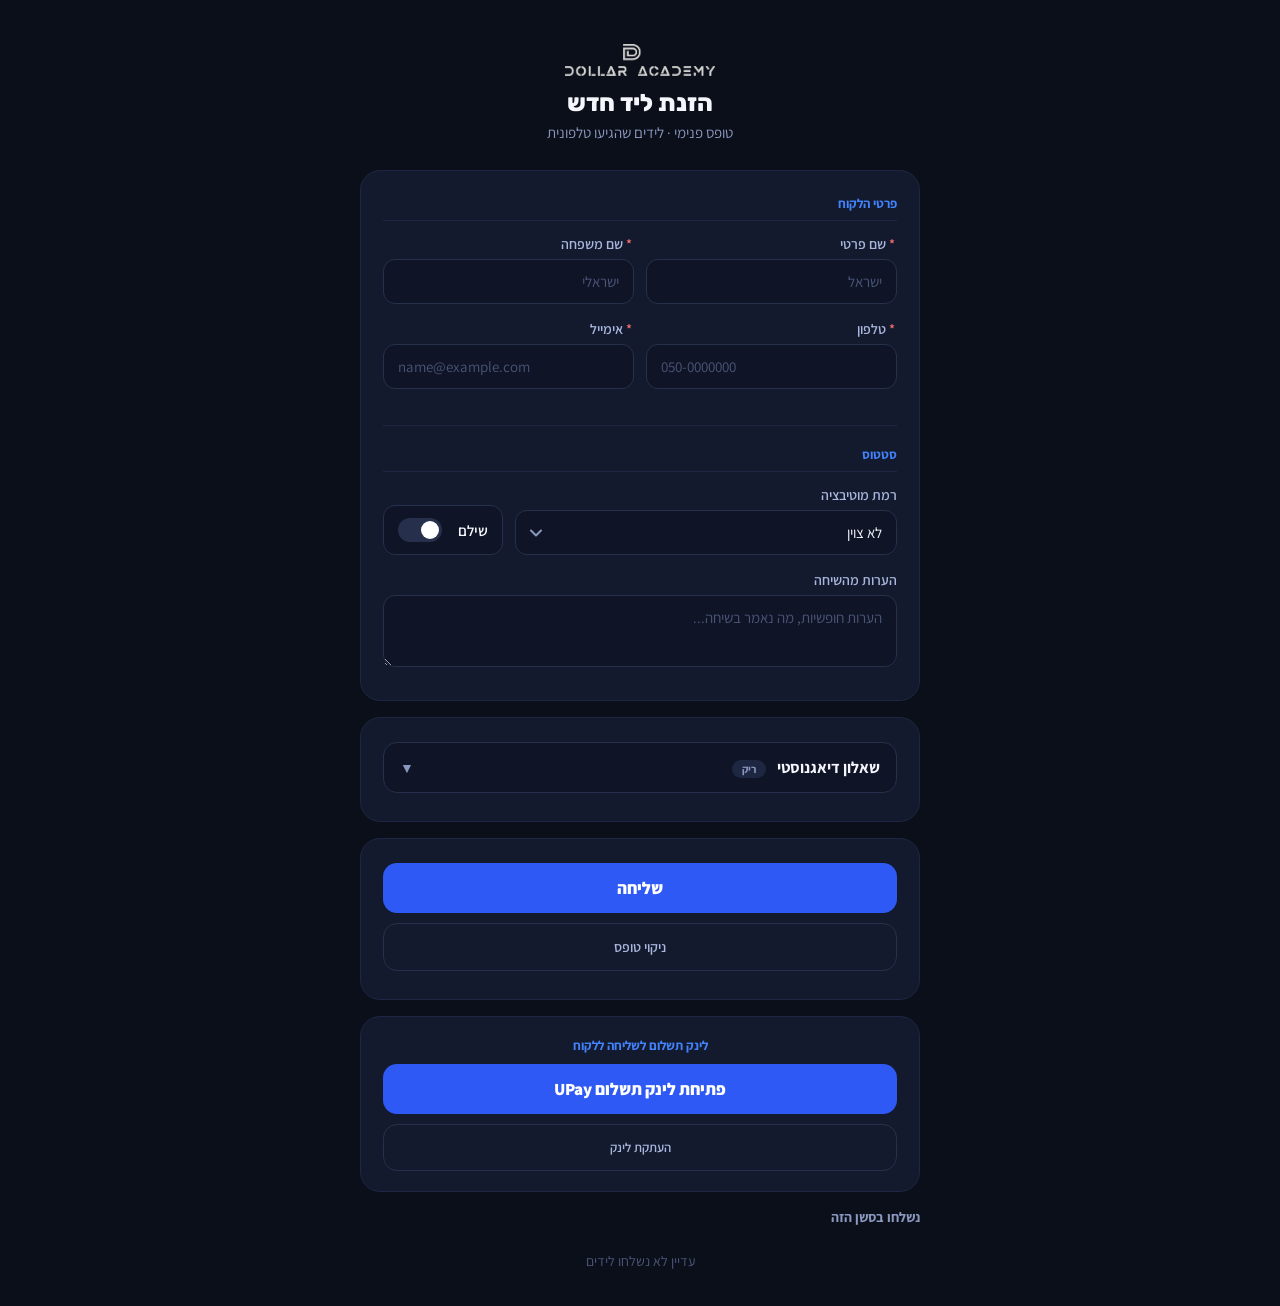
<file: team/index.html>
<!DOCTYPE html>
<html lang="he" dir="rtl">
<head>
<meta charset="UTF-8">
<meta name="viewport" content="width=device-width, initial-scale=1.0">
<title>Dollar Academy · הזנת ליד</title>
<link rel="preconnect" href="https://fonts.googleapis.com">
<link href="https://fonts.googleapis.com/css2?family=Assistant:wght@400;600;700;800&family=Rubik:wght@700;800&display=swap" rel="stylesheet">
<style>
*{box-sizing:border-box;margin:0;padding:0}
body{font-family:'Assistant',sans-serif;background:#0B0F1A;color:#F4F6FC;min-height:100vh;padding:20px}
.wrap{max-width:560px;margin:0 auto}
.logo{text-align:center;padding:24px 0 8px}
.logo img{height:32px;opacity:.85}
h1{text-align:center;font-family:'Rubik',sans-serif;font-weight:800;font-size:24px;margin:0 0 6px;color:#F4F6FC}
.sub{text-align:center;font-size:15px;color:#8A97BE;margin-bottom:28px}
.card{background:#141A2E;border:1px solid #1E2742;border-radius:20px;padding:24px 22px 28px;margin-bottom:16px}
.section-title{font-size:13px;font-weight:700;color:#4282FA;margin-bottom:14px;padding-bottom:8px;border-bottom:1px solid #1E2742}
.field{margin-bottom:16px}
.field:last-child{margin-bottom:0}
label{display:block;font-size:14px;font-weight:600;color:#A9B7DE;margin-bottom:6px}
label .req{color:#F87171;margin-right:2px}
input,select,textarea{width:100%;padding:12px 14px;border-radius:12px;border:1px solid #26304D;background:#0F1426;color:#F4F6FC;font-family:'Assistant',sans-serif;font-size:15px;outline:none;transition:border-color .2s}
input:focus,select:focus,textarea:focus{border-color:#2E59F4}
input::placeholder,textarea::placeholder{color:#4A5578}
select{appearance:none;background-image:url("data:image/svg+xml,%3Csvg width='12' height='8' viewBox='0 0 12 8' fill='none' xmlns='http://www.w3.org/2000/svg'%3E%3Cpath d='M1 1.5L6 6.5L11 1.5' stroke='%238A97BE' stroke-width='2' stroke-linecap='round' stroke-linejoin='round'/%3E%3C/svg%3E");background-repeat:no-repeat;background-position:left 14px center;padding-left:36px;cursor:pointer}
select option{background:#141A2E;color:#F4F6FC}
textarea{resize:vertical;min-height:72px}
.row{display:flex;gap:12px}
.row .field{flex:1}
.toggle-row{display:flex;align-items:center;justify-content:space-between;padding:12px 14px;border-radius:12px;background:#0F1426;border:1px solid #26304D;cursor:pointer;user-select:none}
.toggle-row span{font-size:15px;font-weight:600}
.toggle{width:44px;height:24px;border-radius:12px;background:#26304D;position:relative;transition:background .2s;flex-shrink:0}
.toggle.on{background:#2E59F4}
.toggle::after{content:'';position:absolute;top:3px;right:3px;width:18px;height:18px;border-radius:50%;background:#fff;transition:transform .2s}
.toggle.on::after{transform:translateX(-20px)}
.divider{height:1px;background:#1E2742;margin:20px 0}
.btn{width:100%;padding:14px;border:none;border-radius:14px;font-family:'Assistant',sans-serif;font-size:17px;font-weight:800;cursor:pointer;transition:all .2s}
.btn-primary{background:#2E59F4;color:#fff}
.btn-primary:hover{background:#4270FF}
.btn-primary:active{transform:scale(.98)}
.btn-primary:disabled{background:#26304D;color:#6B7BA0;cursor:not-allowed;transform:none}
.btn-reset{background:transparent;border:1px solid #26304D;color:#A9B7DE;margin-top:10px;font-size:14px;font-weight:600}
.btn-reset:hover{border-color:#4282FA;color:#F4F6FC}
.toast{position:fixed;bottom:24px;left:50%;transform:translateX(-50%);padding:14px 28px;border-radius:14px;font-size:15px;font-weight:700;z-index:999;opacity:0;transition:opacity .3s;pointer-events:none;white-space:nowrap}
.toast.show{opacity:1}
.toast.ok{background:#166534;color:#4ADE80;border:1px solid #22C55E}
.toast.err{background:#7F1D1D;color:#FCA5A5;border:1px solid #EF4444}
.history{margin-top:4px}
.history h3{font-size:14px;font-weight:700;color:#8A97BE;margin-bottom:10px}
.history-item{padding:10px 14px;background:#0F1426;border:1px solid #1E2742;border-radius:12px;margin-bottom:8px;display:flex;justify-content:space-between;align-items:center;font-size:14px}
.history-item .name{font-weight:700;color:#F4F6FC}
.history-item .time{color:#6B7BA0;font-size:12px;direction:ltr}
.empty{text-align:center;color:#4A5578;font-size:14px;padding:16px 0}

.accordion-toggle{width:100%;display:flex;align-items:center;justify-content:space-between;padding:14px 16px;border-radius:14px;background:#0F1426;border:1px solid #26304D;cursor:pointer;color:#F4F6FC;font-family:'Assistant',sans-serif;font-size:16px;font-weight:700;transition:border-color .2s}
.accordion-toggle:hover{border-color:#2E59F4}
.accordion-toggle .arrow{transition:transform .25s;color:#8A97BE;font-size:14px}
.accordion-toggle.open .arrow{transform:rotate(180deg)}
.accordion-toggle .badge{font-size:11px;font-weight:700;padding:2px 10px;border-radius:999px;background:#1E2742;color:#8A97BE;margin-right:8px}
.accordion-toggle.has-data .badge{background:#166534;color:#4ADE80}
.accordion-body{max-height:0;overflow:hidden;transition:max-height .35s ease}
.accordion-body.open{max-height:4000px}
.accordion-inner{padding:16px 0 0}

.chips{display:flex;flex-wrap:wrap;gap:8px}
.chip{padding:7px 14px;border-radius:10px;background:#0F1426;border:1px solid #26304D;color:#A9B7DE;font-size:13px;font-weight:600;cursor:pointer;transition:all .15s;user-select:none}
.chip.on{background:#1a2a5c;border-color:#2E59F4;color:#F4F6FC}

.product-row{display:flex;gap:10px;margin-bottom:10px;align-items:center}
.product-row input:first-child{flex:2}
.product-row input:last-child{flex:1}

.type-section{display:none}
.type-section.visible{display:block}

.step-label{font-size:12px;font-weight:700;color:#2E59F4;background:#0F1426;display:inline-block;padding:3px 12px;border-radius:8px;margin-bottom:12px;border:1px solid #1E2742}

@media(max-width:480px){
  body{padding:12px}
  .card{padding:18px 16px 22px}
  .row{flex-direction:column;gap:0}
  h1{font-size:21px}
  .product-row{flex-direction:column;gap:8px}
}
</style>
</head>
<body>
<div class="wrap">
    <div class="logo"><img src="../public/assets/wordmark.png" alt="Dollar Academy"></div>
    <h1>הזנת ליד חדש</h1>
    <p class="sub">טופס פנימי · לידים שהגיעו טלפונית</p>

    <!-- CONTACT + BASIC -->
    <div class="card">
        <div class="section-title">פרטי הלקוח</div>
        <div class="row">
            <div class="field">
                <label><span class="req">*</span> שם פרטי</label>
                <input type="text" id="f-firstName" placeholder="ישראל" autocomplete="given-name">
            </div>
            <div class="field">
                <label><span class="req">*</span> שם משפחה</label>
                <input type="text" id="f-lastName" placeholder="ישראלי" autocomplete="family-name">
            </div>
        </div>
        <div class="row">
            <div class="field">
                <label><span class="req">*</span> טלפון</label>
                <input type="tel" id="f-phone" placeholder="050-0000000" autocomplete="off" dir="ltr">
            </div>
            <div class="field">
                <label><span class="req">*</span> אימייל</label>
                <input type="email" id="f-email" placeholder="name@example.com" autocomplete="off" dir="ltr">
            </div>
        </div>

        <div class="divider"></div>
        <div class="section-title">סטטוס</div>
        <div class="row">
            <div class="field">
                <label>רמת מוטיבציה</label>
                <select id="f-mot">
                    <option value="">לא צוין</option>
                    <option value="high">גבוהה</option>
                    <option value="medium">בינונית</option>
                    <option value="low">נמוכה</option>
                </select>
            </div>
            <div class="field" style="flex:0 0 auto;display:flex;align-items:flex-end;padding-bottom:16px">
                <div class="toggle-row" onclick="togglePaid()" style="min-width:120px">
                    <span>שילם</span>
                    <div class="toggle" id="f-paid"></div>
                </div>
            </div>
        </div>
        <div class="field">
            <label>הערות מהשיחה</label>
            <textarea id="f-notes" placeholder="הערות חופשיות, מה נאמר בשיחה..."></textarea>
        </div>
    </div>

    <!-- DIAGNOSTIC ACCORDION -->
    <div class="card" id="diagCard">
        <button type="button" class="accordion-toggle" id="diagToggle" onclick="toggleDiag()">
            <span>שאלון דיאגנוסטי <span class="badge" id="diagBadge">ריק</span></span>
            <span class="arrow">▼</span>
        </button>
        <div class="accordion-body" id="diagBody">
            <div class="accordion-inner">

                <!-- STEP 1: INTRO -->
                <div class="step-label">שלב 1 · העסק</div>
                <div class="row">
                    <div class="field">
                        <label>שלב העסק</label>
                        <select id="d-stage" onchange="onTypeChange()">
                            <option value="">—</option>
                            <option value="active">עסק פעיל</option>
                            <option value="idea">רעיון / עסק חדש</option>
                        </select>
                    </div>
                    <div class="field">
                        <label>מה מוכרים</label>
                        <select id="d-type" onchange="onTypeChange()">
                            <option value="">—</option>
                            <option value="physical">מוצר פיזי</option>
                            <option value="service">שירות / ייעוץ / קורס</option>
                            <option value="field">שירות בשטח</option>
                            <option value="software">תוכנה / אפליקציה</option>
                        </select>
                    </div>
                </div>
                <div class="field">
                    <label>העסק במשפט</label>
                    <input type="text" id="d-oneLiner" placeholder="מה מוכרים ולמי">
                </div>
                <div class="row">
                    <div class="field">
                        <label>כמה זמן פעיל</label>
                        <select id="d-years">
                            <option value="">—</option>
                            <option>פחות משנה</option>
                            <option>1–3 שנים</option>
                            <option>3–10 שנים</option>
                            <option>מעל 10 שנים</option>
                        </select>
                    </div>
                    <div class="field">
                        <label>כמה נמכרו</label>
                        <select id="d-sold">
                            <option value="">—</option>
                            <option>עד 100</option>
                            <option>100–1,000</option>
                            <option>1,000–10,000</option>
                            <option>מעל 10,000</option>
                        </select>
                    </div>
                </div>

                <div class="divider"></div>

                <!-- STEP 2: PRODUCTS -->
                <div class="step-label">שלב 2 · המוצרים</div>
                <div class="field">
                    <label>מוצרים / שירותים (שם + מחיר ב-₪)</label>
                    <div class="product-row">
                        <input type="text" id="d-p1-name" placeholder="שם המוצר">
                        <input type="text" id="d-p1-price" placeholder="מחיר" dir="ltr">
                    </div>
                    <div class="product-row">
                        <input type="text" id="d-p2-name" placeholder="מוצר 2 (אופציונלי)">
                        <input type="text" id="d-p2-price" placeholder="מחיר" dir="ltr">
                    </div>
                    <div class="product-row">
                        <input type="text" id="d-p3-name" placeholder="מוצר 3 (אופציונלי)">
                        <input type="text" id="d-p3-price" placeholder="מחיר" dir="ltr">
                    </div>
                </div>

                <div class="divider"></div>

                <!-- STEP 3: WHY / DIFFERENTIATION -->
                <div class="step-label">שלב 3 · הבידול</div>
                <div class="field">
                    <label>למה קונים ממנו</label>
                    <div class="chips" id="d-whyUs">
                        <span class="chip" onclick="toggleChip(this)">איכות וחומרים</span>
                        <span class="chip" onclick="toggleChip(this)">מחיר</span>
                        <span class="chip" onclick="toggleChip(this)">שירות אישי</span>
                        <span class="chip" onclick="toggleChip(this)">עיצוב</span>
                        <span class="chip" onclick="toggleChip(this)">חדשנות / פטנט</span>
                        <span class="chip" onclick="toggleChip(this)">מוניטין</span>
                        <span class="chip" onclick="toggleChip(this)">מהירות</span>
                        <span class="chip" onclick="toggleChip(this)">התאמה אישית</span>
                    </div>
                </div>
                <div class="field">
                    <label>הערת בידול</label>
                    <input type="text" id="d-whyNote" placeholder="משהו נוסף על הבידול שלהם">
                </div>
                <div class="field">
                    <label>מתחרים שמכיר</label>
                    <input type="text" id="d-competitors" placeholder="שמות או אתרים, מופרדים בפסיקים">
                </div>

                <div class="divider"></div>

                <!-- STEP 4: NUMBERS -->
                <div class="step-label">שלב 4 · המספרים</div>
                <div class="row">
                    <div class="field">
                        <label>מחזור חודשי</label>
                        <select id="d-revenue">
                            <option value="">—</option>
                            <option>עד 50 אלף ₪</option>
                            <option>50–150 אלף ₪</option>
                            <option>150–500 אלף ₪</option>
                            <option>מעל 500 אלף ₪</option>
                            <option>מעדיפים לא לציין</option>
                        </select>
                    </div>
                    <div class="field">
                        <label>רווחיות</label>
                        <select id="d-margin">
                            <option value="">—</option>
                            <option>פחות מ-20%</option>
                            <option>20–40%</option>
                            <option>40–60%</option>
                            <option>מעל 60%</option>
                            <option>לא בטוחים</option>
                        </select>
                    </div>
                </div>
                <div class="field">
                    <label>מקורות לקוחות</label>
                    <div class="chips" id="d-sources">
                        <span class="chip" onclick="toggleChip(this)">המלצות</span>
                        <span class="chip" onclick="toggleChip(this)">מודעות ממומנות</span>
                        <span class="chip" onclick="toggleChip(this)">גוגל</span>
                        <span class="chip" onclick="toggleChip(this)">רשתות חברתיות</span>
                        <span class="chip" onclick="toggleChip(this)">חנויות / מפיצים</span>
                        <span class="chip" onclick="toggleChip(this)">אתר</span>
                        <span class="chip" onclick="toggleChip(this)">וואטסאפ / טלפון</span>
                    </div>
                </div>
                <div class="row">
                    <div class="field">
                        <label>הוצאות פרסום חודשיות</label>
                        <select id="d-adSpend">
                            <option value="">—</option>
                            <option>לא מפרסמים</option>
                            <option>עד 5,000 ₪</option>
                            <option>5,000–20,000 ₪</option>
                            <option>20,000–50,000 ₪</option>
                            <option>מעל 50,000 ₪</option>
                        </select>
                    </div>
                    <div class="field">
                        <label>מה זה מביא</label>
                        <input type="text" id="d-adResult" placeholder="פניות, מכירות...">
                    </div>
                </div>

                <div class="divider"></div>

                <!-- TYPE-SPECIFIC: PHYSICAL -->
                <div class="type-section" id="sec-physical">
                    <div class="step-label">מוצר פיזי</div>
                    <div class="row">
                        <div class="field">
                            <label>עלות ייצור ליחידה</label>
                            <input type="text" id="d-unitCost" placeholder="₪" dir="ltr">
                        </div>
                        <div class="field">
                            <label>איפה מייצרים</label>
                            <select id="d-madeWhere">
                                <option value="">—</option>
                                <option>בישראל</option>
                                <option>במזרח אסיה</option>
                                <option>באירופה</option>
                                <option>במקום אחר</option>
                            </select>
                        </div>
                    </div>
                    <div class="row">
                        <div class="field">
                            <label>קיבולת ייצור / חודש</label>
                            <select id="d-capacity">
                                <option value="">—</option>
                                <option>עד 100</option>
                                <option>100–1,000</option>
                                <option>1,000–10,000</option>
                                <option>מעל 10,000</option>
                            </select>
                        </div>
                        <div class="field">
                            <label>החזרות / אחריות</label>
                            <select id="d-returns">
                                <option value="">—</option>
                                <option>כמעט אין</option>
                                <option>עד 5%</option>
                                <option>יותר מ-5%</option>
                                <option>לא יודעים</option>
                            </select>
                        </div>
                    </div>
                    <div class="field">
                        <label>מידות ומשקל באריזה</label>
                        <input type="text" id="d-dims" placeholder="למשל: 30x20x10 ס״מ, 2 ק״ג">
                    </div>
                    <div class="field">
                        <label>הרכבה / התקנה</label>
                        <select id="d-install">
                            <option value="">—</option>
                            <option value="self">הלקוח מרכיב לבד</option>
                            <option value="install">צריך התקנה</option>
                        </select>
                    </div>
                    <div class="divider"></div>
                </div>

                <!-- TYPE-SPECIFIC: SERVICE -->
                <div class="type-section" id="sec-service">
                    <div class="step-label">שירות / ייעוץ</div>
                    <div class="field">
                        <label>אפשר מרחוק?</label>
                        <select id="d-remote">
                            <option value="">—</option>
                            <option>מרחוק לגמרי</option>
                            <option>חייבים להגיע</option>
                            <option>משולב</option>
                        </select>
                    </div>
                    <div class="field">
                        <label>תהליך מכירה</label>
                        <textarea id="d-salesProcess" placeholder="איך מגיעים מליד למכירה" style="min-height:60px"></textarea>
                    </div>
                    <div class="divider"></div>
                </div>

                <!-- TYPE-SPECIFIC: FIELD -->
                <div class="type-section" id="sec-field">
                    <div class="step-label">שירות בשטח</div>
                    <div class="field">
                        <label>מה צריך לתת את השירות</label>
                        <div class="chips" id="d-fieldNeeds">
                            <span class="chip" onclick="toggleChip(this)">רישיון מקצועי</span>
                            <span class="chip" onclick="toggleChip(this)">ביטוח</span>
                            <span class="chip" onclick="toggleChip(this)">עובדים בשטח</span>
                            <span class="chip" onclick="toggleChip(this)">ציוד</span>
                            <span class="chip" onclick="toggleChip(this)">רכב</span>
                        </div>
                    </div>
                    <div class="divider"></div>
                </div>

                <!-- TYPE-SPECIFIC: SOFTWARE -->
                <div class="type-section" id="sec-software">
                    <div class="step-label">תוכנה / אפליקציה</div>
                    <div class="row">
                        <div class="field">
                            <label>שלב המוצר</label>
                            <select id="d-swStage">
                                <option value="">—</option>
                                <option>בפיתוח</option>
                                <option>יש משתמשים</option>
                                <option>יש משלמים</option>
                            </select>
                        </div>
                        <div class="field">
                            <label>מודל גבייה</label>
                            <select id="d-billing">
                                <option value="">—</option>
                                <option>מנוי</option>
                                <option>תשלום חד-פעמי</option>
                                <option>לפי שימוש</option>
                                <option>עוד לא החלטנו</option>
                            </select>
                        </div>
                    </div>
                    <div class="divider"></div>
                </div>

                <!-- STEP 5: DECISION -->
                <div class="step-label">שלב 5 · ההחלטה</div>
                <div class="field">
                    <label>מטרה בארה״ב</label>
                    <input type="text" id="d-usGoal" placeholder="מה הכי חשוב להשיג בשנה הקרובה">
                </div>
                <div class="row">
                    <div class="field">
                        <label>טיימליין</label>
                        <select id="d-timeline">
                            <option value="">—</option>
                            <option>מיד</option>
                            <option>תוך 3 חודשים</option>
                            <option>תוך חצי שנה</option>
                            <option>עוד לא יודעים</option>
                        </select>
                    </div>
                    <div class="field">
                        <label>איך רוצה לעשות את זה</label>
                        <select id="d-mode">
                            <option value="">—</option>
                            <option value="self">לבד — ילמדו אותי</option>
                            <option value="pros">לבד + אנשי מקצוע</option>
                            <option value="dfy">שיעשו בשבילי הכול</option>
                        </select>
                    </div>
                </div>

            </div>
        </div>
    </div>

    <!-- SUBMIT -->
    <div class="card">
        <button class="btn btn-primary" id="submitBtn" onclick="submitLead()">שליחה</button>
        <button class="btn btn-reset" onclick="resetForm()">ניקוי טופס</button>
    </div>

    <!-- UPAY LINK -->
    <div class="card" style="text-align:center;padding:20px 22px">
        <div style="font-size:13px;font-weight:700;color:#4282FA;margin-bottom:10px">לינק תשלום לשליחה ללקוח</div>
        <a href="https://app.upay.co.il/API6/s.php?m=UFI1WUFlcjdMZUJ4RUNiMFB1WUl1QT09" target="_blank" rel="noopener"
           class="btn btn-primary" style="display:block;text-decoration:none;text-align:center;margin-bottom:10px">
            פתיחת לינק תשלום UPay
        </a>
        <button class="btn btn-reset" style="margin-top:0;font-size:13px" onclick="copyUpay()">העתקת לינק</button>
    </div>

    <div class="history" id="historySection">
        <h3>נשלחו בסשן הזה</h3>
        <div id="historyList"><p class="empty">עדיין לא נשלחו לידים</p></div>
    </div>
</div>

<div class="toast" id="toast"></div>

<script>
const SHEETS_WEBHOOK = 'https://script.google.com/macros/s/AKfycbwbYJGUzb-noeYcFB9VSe2C1ycTpB7uN8z5jkBXiGbEXG_McKLLnkwNGQWtVAtjpYzDeA/exec';
let paid = false;
let diagOpen = false;
const sent = [];

function copyUpay() {
    navigator.clipboard.writeText('https://app.upay.co.il/API6/s.php?m=UFI1WUFlcjdMZUJ4RUNiMFB1WUl1QT09');
    showToast('הלינק הועתק!', 'ok');
}

function togglePaid() {
    paid = !paid;
    document.getElementById('f-paid').classList.toggle('on', paid);
}

function toggleDiag() {
    diagOpen = !diagOpen;
    document.getElementById('diagBody').classList.toggle('open', diagOpen);
    document.getElementById('diagToggle').classList.toggle('open', diagOpen);
}

function toggleChip(el) {
    el.classList.toggle('on');
    updateDiagBadge();
}

function getChips(containerId) {
    return Array.from(document.querySelectorAll('#' + containerId + ' .chip.on')).map(c => c.textContent);
}

function onTypeChange() {
    const t = val('d-type');
    ['physical','service','field','software'].forEach(s => {
        document.getElementById('sec-' + s).classList.toggle('visible', t === s);
    });
    updateDiagBadge();
}

function val(id) { return document.getElementById(id).value.trim(); }

function showToast(msg, type) {
    const t = document.getElementById('toast');
    t.textContent = msg;
    t.className = 'toast show ' + type;
    setTimeout(() => t.className = 'toast', 3000);
}

function countDiagFields() {
    let n = 0;
    ['d-stage','d-type','d-oneLiner','d-years','d-sold','d-revenue','d-margin','d-adSpend','d-adResult',
     'd-unitCost','d-madeWhere','d-capacity','d-returns','d-dims','d-install','d-remote','d-salesProcess',
     'd-swStage','d-billing','d-usGoal','d-timeline','d-mode','d-whyNote','d-competitors',
     'd-p1-name','d-p2-name','d-p3-name'].forEach(id => { if (val(id)) n++; });
    n += getChips('d-whyUs').length > 0 ? 1 : 0;
    n += getChips('d-sources').length > 0 ? 1 : 0;
    n += getChips('d-fieldNeeds').length > 0 ? 1 : 0;
    return n;
}

function updateDiagBadge() {
    const n = countDiagFields();
    const badge = document.getElementById('diagBadge');
    const toggle = document.getElementById('diagToggle');
    badge.textContent = n > 0 ? n + ' שדות' : 'ריק';
    toggle.classList.toggle('has-data', n > 0);
}

document.getElementById('diagCard').addEventListener('input', updateDiagBadge);
document.getElementById('diagCard').addEventListener('change', updateDiagBadge);

function buildDiagAnswers() {
    const d = {};
    const set = (k, v) => { if (v) d[k] = v; };

    set('stage', val('d-stage'));
    set('type', val('d-type'));
    set('oneLiner', val('d-oneLiner'));
    set('yearsActive', val('d-years'));
    set('soldCount', val('d-sold'));

    const products = [];
    for (let i = 1; i <= 3; i++) {
        const name = val('d-p' + i + '-name');
        if (name) products.push({ name, price: val('d-p' + i + '-price') || null });
    }
    if (products.length) d.topProducts = products;

    const whyUs = getChips('d-whyUs');
    if (whyUs.length) d.whyUs = whyUs;
    set('whyNote', val('d-whyNote'));
    const comp = val('d-competitors');
    if (comp) d.competitors = comp.split(/[,،]/).map(s => s.trim()).filter(Boolean);

    set('monthlyRevenue', val('d-revenue'));
    set('margin', val('d-margin'));
    const sources = getChips('d-sources');
    if (sources.length) d.sources = sources;
    set('adSpend', val('d-adSpend'));
    set('adResult', val('d-adResult'));

    const t = val('d-type');
    if (t === 'physical') {
        set('unitCost', val('d-unitCost'));
        set('madeWhere', val('d-madeWhere'));
        set('capacity', val('d-capacity'));
        set('returns', val('d-returns'));
        set('dims', val('d-dims'));
        set('install', val('d-install'));
    }
    if (t === 'service') {
        set('remote', val('d-remote'));
        set('salesProcess', val('d-salesProcess'));
    }
    if (t === 'field') {
        const fn = getChips('d-fieldNeeds');
        if (fn.length) d.fieldNeeds = fn;
    }
    if (t === 'software') {
        set('swStage', val('d-swStage'));
        set('billing', val('d-billing'));
    }

    set('usGoal', val('d-usGoal'));
    set('timeline', val('d-timeline'));
    set('mode', val('d-mode'));

    return Object.keys(d).length ? d : null;
}

function submitLead() {
    const firstName = val('f-firstName');
    const lastName = val('f-lastName');
    const phone = val('f-phone').replace(/\D/g, '');
    const email = val('f-email');

    if (!firstName) { showToast('חסר שם פרטי', 'err'); return; }
    if (!lastName) { showToast('חסר שם משפחה', 'err'); return; }
    if (!phone || phone.length < 9) { showToast('טלפון לא תקין', 'err'); return; }
    if (!email || !email.includes('@')) { showToast('אימייל לא תקין', 'err'); return; }

    const btn = document.getElementById('submitBtn');
    btn.disabled = true;
    btn.textContent = 'שולח...';

    const diagAnswers = buildDiagAnswers();

    const payload = {
        firstName: firstName,
        lastName: lastName,
        phone: phone,
        email: email,
        businessType: val('d-type') || '',
        businessDesc: val('d-oneLiner') || '',
        revenue: val('d-revenue') || '',
        motivation: val('f-mot') || '',
        stage: paid ? 'paid' : 'diagnostic',
        event: 'manual-entry',
        notes: val('f-notes') || '',
        source: 'team-form'
    };
    if (diagAnswers) payload.diagAnswers = diagAnswers;

    const params = new URLSearchParams();
    Object.entries(payload).forEach(([k, v]) => {
        params.append(k, typeof v === 'object' ? JSON.stringify(v) : String(v != null ? v : ''));
    });

    fetch(SHEETS_WEBHOOK, {
        method: 'POST',
        mode: 'no-cors',
        body: params
    }).then(() => {
        showToast('הליד נשלח בהצלחה', 'ok');
        addToHistory(firstName + ' ' + lastName, phone);
        resetForm();
    }).catch(() => {
        showToast('שגיאה בשליחה, נסה שוב', 'err');
    }).finally(() => {
        btn.disabled = false;
        btn.textContent = 'שליחה';
    });
}

function addToHistory(name, phone) {
    const now = new Date().toLocaleTimeString('he-IL', { hour: '2-digit', minute: '2-digit' });
    sent.push({ name, phone, time: now });
    const list = document.getElementById('historyList');
    list.innerHTML = sent.map(s =>
        '<div class="history-item"><span class="name">' + s.name + '</span><span class="time">' + s.time + '</span></div>'
    ).reverse().join('');
}

function resetForm() {
    document.querySelectorAll('input[type="text"],input[type="tel"],input[type="email"],textarea').forEach(el => el.value = '');
    document.querySelectorAll('select').forEach(el => el.selectedIndex = 0);
    document.querySelectorAll('.chip.on').forEach(el => el.classList.remove('on'));
    paid = false;
    document.getElementById('f-paid').classList.remove('on');
    onTypeChange();
    updateDiagBadge();
    document.getElementById('f-firstName').focus();
    window.scrollTo({ top: 0, behavior: 'smooth' });
}
</script>
</body>
</html>
</file>
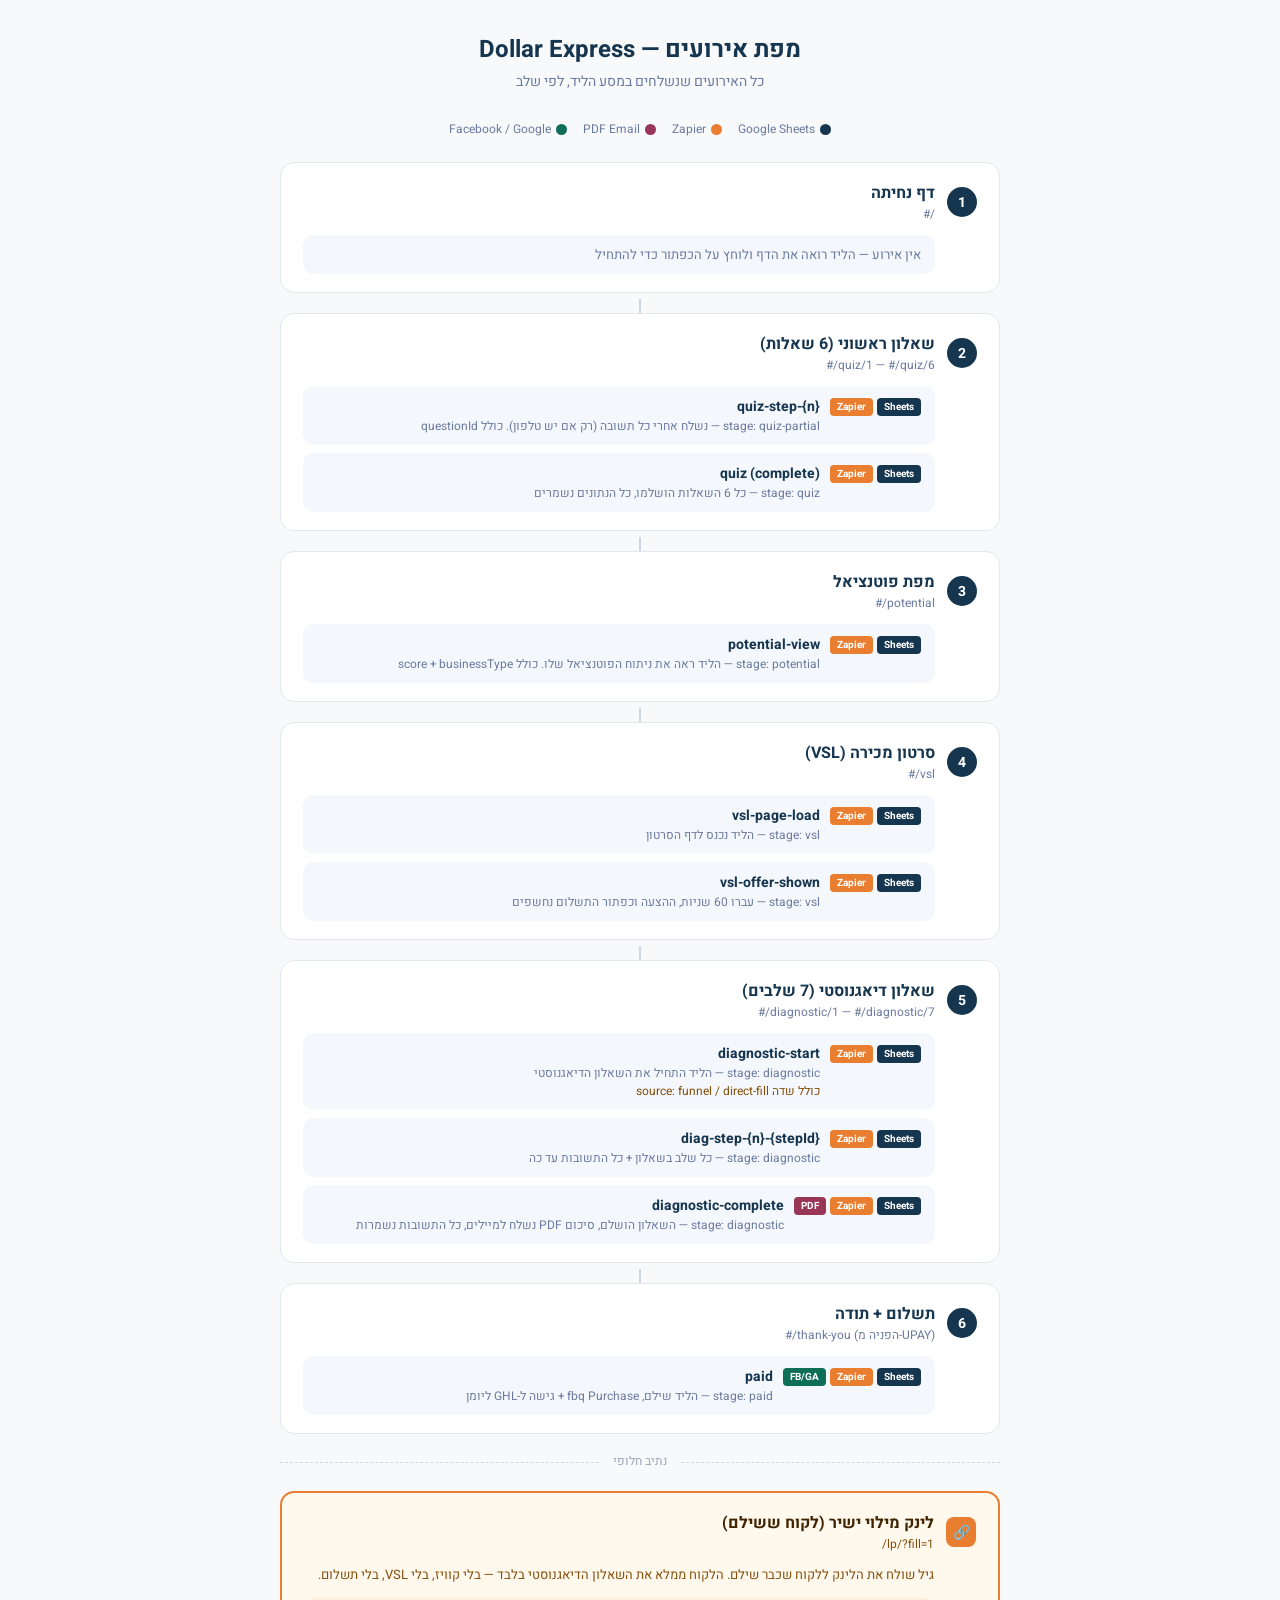
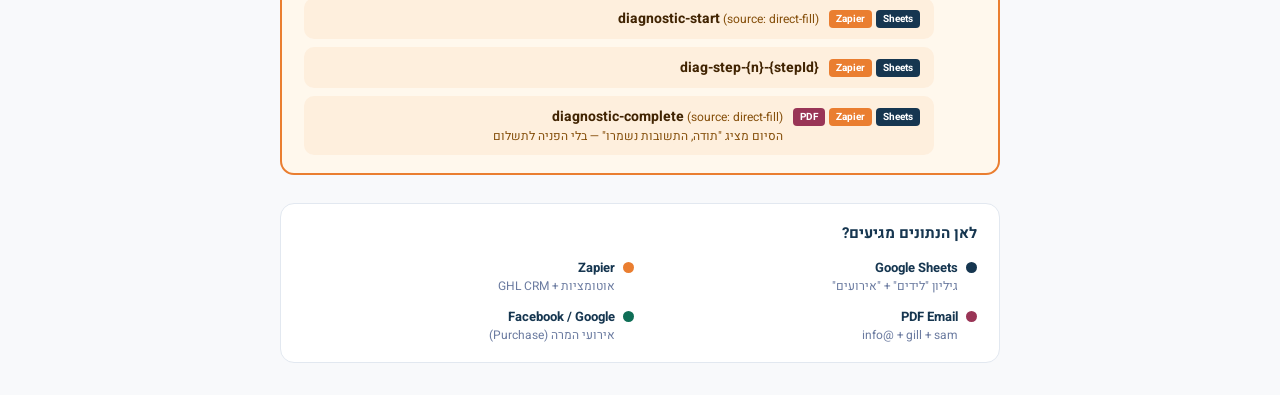
<file: team/funnel-events-map.html>
<!DOCTYPE html>
<html dir="rtl" lang="he">
<head>
<meta charset="UTF-8">
<meta name="viewport" content="width=device-width, initial-scale=1.0">
<title>מפת אירועים — Dollar Express</title>
<style>
  @import url('https://fonts.googleapis.com/css2?family=Heebo:wght@400;500;700&display=swap');
  * { margin: 0; padding: 0; box-sizing: border-box; }
  body { font-family: 'Heebo', Arial, sans-serif; background: #f8f9fb; color: #163650; padding: 32px 16px; }
  .wrap { max-width: 720px; margin: 0 auto; }
  .hdr { text-align: center; margin-bottom: 28px; }
  .hdr h1 { font-size: 24px; font-weight: 700; color: #163650; margin-bottom: 4px; }
  .hdr p { font-size: 14px; color: #6B7BA0; }
  .legend { display: flex; gap: 16px; justify-content: center; margin-bottom: 24px; flex-wrap: wrap; }
  .legend span { display: inline-flex; align-items: center; gap: 5px; font-size: 12px; color: #6B7BA0; }
  .dot { width: 11px; height: 11px; border-radius: 50%; display: inline-block; }
  .stage { background: #fff; border: 1px solid #e2e8f0; border-radius: 14px; padding: 18px 22px; margin-bottom: 6px; }
  .stage-head { display: flex; align-items: center; gap: 12px; margin-bottom: 12px; }
  .stage-num { background: #163650; color: #fff; width: 30px; height: 30px; border-radius: 50%; display: flex; align-items: center; justify-content: center; font-size: 14px; font-weight: 700; flex-shrink: 0; }
  .stage-title { font-size: 16px; font-weight: 700; color: #163650; }
  .stage-route { font-size: 12px; color: #6B7BA0; direction: ltr; text-align: right; }
  .events { margin-right: 42px; display: flex; flex-direction: column; gap: 8px; }
  .ev { display: flex; align-items: flex-start; gap: 10px; background: #f4f7fb; border-radius: 10px; padding: 10px 14px; }
  .tags { display: flex; gap: 4px; flex-shrink: 0; margin-top: 2px; flex-wrap: wrap; }
  .tag { color: #fff; font-size: 10px; font-weight: 700; padding: 2px 7px; border-radius: 4px; white-space: nowrap; }
  .tag-sheets { background: #163650; }
  .tag-zapier { background: #ea7e30; }
  .tag-pdf { background: #993556; }
  .tag-pixel { background: #0F6E56; }
  .ev-name { font-size: 14px; font-weight: 700; color: #163650; direction: ltr; text-align: right; }
  .ev-desc { font-size: 12px; color: #6B7BA0; line-height: 1.5; }
  .ev-note { background: #f4f7fb; border-radius: 10px; padding: 10px 14px; margin-right: 42px; font-size: 13px; color: #6B7BA0; }
  .connector { display: flex; justify-content: center; }
  .connector-line { width: 2px; height: 14px; background: #d0d7e2; }
  .sep { margin: 28px 0; border-top: 1.5px dashed #d0d7e2; position: relative; }
  .sep span { position: absolute; top: -11px; right: 50%; transform: translateX(50%); background: #f8f9fb; padding: 0 14px; font-size: 12px; color: #9aa5b8; white-space: nowrap; }
  .alt { background: #FFF8ED; border: 2px solid #ea7e30; border-radius: 14px; padding: 18px 22px; }
  .alt .stage-num { background: #ea7e30; border-radius: 8px; }
  .alt .stage-title { color: #412402; }
  .alt .stage-route { color: #854F0B; }
  .alt .ev { background: rgba(234,126,48,0.08); }
  .alt .ev-name { color: #412402; }
  .alt .ev-desc { color: #854F0B; }
  .alt-desc { margin-right: 42px; font-size: 13px; color: #854F0B; margin-bottom: 12px; line-height: 1.6; }
  .footer { margin-top: 28px; background: #fff; border: 1px solid #e2e8f0; border-radius: 14px; padding: 18px 22px; }
  .footer h3 { font-size: 15px; font-weight: 700; margin-bottom: 14px; }
  .dest-grid { display: grid; grid-template-columns: 1fr 1fr; gap: 12px; }
  .dest { display: flex; align-items: flex-start; gap: 8px; }
  .dest-name { font-size: 13px; font-weight: 700; color: #163650; }
  .dest-info { font-size: 12px; color: #6B7BA0; }
  .source-note { font-weight: 400; color: #854F0B; font-size: 12px; }
  @media (max-width: 500px) {
    .dest-grid { grid-template-columns: 1fr; }
    .events, .ev-note, .alt-desc { margin-right: 0; }
  }
</style>
</head>
<body>
<div class="wrap">
  <div class="hdr">
    <h1>מפת אירועים — Dollar Express</h1>
    <p>כל האירועים שנשלחים במסע הליד, לפי שלב</p>
  </div>

  <div class="legend">
    <span><span class="dot" style="background:#163650"></span> Google Sheets</span>
    <span><span class="dot" style="background:#ea7e30"></span> Zapier</span>
    <span><span class="dot" style="background:#993556"></span> PDF Email</span>
    <span><span class="dot" style="background:#0F6E56"></span> Facebook / Google</span>
  </div>

  <!-- 1 Landing -->
  <div class="stage">
    <div class="stage-head">
      <div class="stage-num">1</div>
      <div><div class="stage-title">דף נחיתה</div><div class="stage-route">#/</div></div>
    </div>
    <div class="ev-note">אין אירוע — הליד רואה את הדף ולוחץ על הכפתור כדי להתחיל</div>
  </div>
  <div class="connector"><div class="connector-line"></div></div>

  <!-- 2 Quiz -->
  <div class="stage">
    <div class="stage-head">
      <div class="stage-num">2</div>
      <div><div class="stage-title">שאלון ראשוני (6 שאלות)</div><div class="stage-route">#/quiz/1 — #/quiz/6</div></div>
    </div>
    <div class="events">
      <div class="ev">
        <div class="tags"><span class="tag tag-sheets">Sheets</span><span class="tag tag-zapier">Zapier</span></div>
        <div><div class="ev-name">quiz-step-{n}</div><div class="ev-desc">stage: quiz-partial — נשלח אחרי כל תשובה (רק אם יש טלפון). כולל questionId</div></div>
      </div>
      <div class="ev">
        <div class="tags"><span class="tag tag-sheets">Sheets</span><span class="tag tag-zapier">Zapier</span></div>
        <div><div class="ev-name">quiz (complete)</div><div class="ev-desc">stage: quiz — כל 6 השאלות הושלמו, כל הנתונים נשמרים</div></div>
      </div>
    </div>
  </div>
  <div class="connector"><div class="connector-line"></div></div>

  <!-- 3 Potential -->
  <div class="stage">
    <div class="stage-head">
      <div class="stage-num">3</div>
      <div><div class="stage-title">מפת פוטנציאל</div><div class="stage-route">#/potential</div></div>
    </div>
    <div class="events">
      <div class="ev">
        <div class="tags"><span class="tag tag-sheets">Sheets</span><span class="tag tag-zapier">Zapier</span></div>
        <div><div class="ev-name">potential-view</div><div class="ev-desc">stage: potential — הליד ראה את ניתוח הפוטנציאל שלו. כולל score + businessType</div></div>
      </div>
    </div>
  </div>
  <div class="connector"><div class="connector-line"></div></div>

  <!-- 4 VSL -->
  <div class="stage">
    <div class="stage-head">
      <div class="stage-num">4</div>
      <div><div class="stage-title">סרטון מכירה (VSL)</div><div class="stage-route">#/vsl</div></div>
    </div>
    <div class="events">
      <div class="ev">
        <div class="tags"><span class="tag tag-sheets">Sheets</span><span class="tag tag-zapier">Zapier</span></div>
        <div><div class="ev-name">vsl-page-load</div><div class="ev-desc">stage: vsl — הליד נכנס לדף הסרטון</div></div>
      </div>
      <div class="ev">
        <div class="tags"><span class="tag tag-sheets">Sheets</span><span class="tag tag-zapier">Zapier</span></div>
        <div><div class="ev-name">vsl-offer-shown</div><div class="ev-desc">stage: vsl — עברו 60 שניות, ההצעה וכפתור התשלום נחשפים</div></div>
      </div>
    </div>
  </div>
  <div class="connector"><div class="connector-line"></div></div>

  <!-- 5 Diagnostic -->
  <div class="stage">
    <div class="stage-head">
      <div class="stage-num">5</div>
      <div><div class="stage-title">שאלון דיאגנוסטי (7 שלבים)</div><div class="stage-route">#/diagnostic/1 — #/diagnostic/7</div></div>
    </div>
    <div class="events">
      <div class="ev">
        <div class="tags"><span class="tag tag-sheets">Sheets</span><span class="tag tag-zapier">Zapier</span></div>
        <div><div class="ev-name">diagnostic-start</div><div class="ev-desc">stage: diagnostic — הליד התחיל את השאלון הדיאגנוסטי<br><span class="source-note">כולל שדה source: funnel / direct-fill</span></div></div>
      </div>
      <div class="ev">
        <div class="tags"><span class="tag tag-sheets">Sheets</span><span class="tag tag-zapier">Zapier</span></div>
        <div><div class="ev-name">diag-step-{n}-{stepId}</div><div class="ev-desc">stage: diagnostic — כל שלב בשאלון + כל התשובות עד כה</div></div>
      </div>
      <div class="ev">
        <div class="tags"><span class="tag tag-sheets">Sheets</span><span class="tag tag-zapier">Zapier</span><span class="tag tag-pdf">PDF</span></div>
        <div><div class="ev-name">diagnostic-complete</div><div class="ev-desc">stage: diagnostic — השאלון הושלם, סיכום PDF נשלח למיילים, כל התשובות נשמרות</div></div>
      </div>
    </div>
  </div>
  <div class="connector"><div class="connector-line"></div></div>

  <!-- 6 Payment -->
  <div class="stage">
    <div class="stage-head">
      <div class="stage-num">6</div>
      <div><div class="stage-title">תשלום + תודה</div><div class="stage-route">#/thank-you (הפניה מ-UPAY)</div></div>
    </div>
    <div class="events">
      <div class="ev">
        <div class="tags"><span class="tag tag-sheets">Sheets</span><span class="tag tag-zapier">Zapier</span><span class="tag tag-pixel">FB/GA</span></div>
        <div><div class="ev-name">paid</div><div class="ev-desc">stage: paid — הליד שילם, fbq Purchase + גישה ל-GHL ליומן</div></div>
      </div>
    </div>
  </div>

  <!-- Separator -->
  <div class="sep"><span>נתיב חלופי</span></div>

  <!-- Direct Fill -->
  <div class="alt">
    <div class="stage-head">
      <div class="stage-num">&#x1F517;</div>
      <div><div class="stage-title">לינק מילוי ישיר (לקוח ששילם)</div><div class="stage-route">/lp/?fill=1</div></div>
    </div>
    <div class="alt-desc">גיל שולח את הלינק ללקוח שכבר שילם. הלקוח ממלא את השאלון הדיאגנוסטי בלבד — בלי קוויז, בלי VSL, בלי תשלום.</div>
    <div class="events">
      <div class="ev">
        <div class="tags"><span class="tag tag-sheets">Sheets</span><span class="tag tag-zapier">Zapier</span></div>
        <div><div class="ev-name">diagnostic-start <span class="source-note">(source: direct-fill)</span></div></div>
      </div>
      <div class="ev">
        <div class="tags"><span class="tag tag-sheets">Sheets</span><span class="tag tag-zapier">Zapier</span></div>
        <div><div class="ev-name">diag-step-{n}-{stepId}</div></div>
      </div>
      <div class="ev">
        <div class="tags"><span class="tag tag-sheets">Sheets</span><span class="tag tag-zapier">Zapier</span><span class="tag tag-pdf">PDF</span></div>
        <div><div class="ev-name">diagnostic-complete <span class="source-note">(source: direct-fill)</span></div><div class="ev-desc">הסיום מציג "תודה, התשובות נשמרו" — בלי הפניה לתשלום</div></div>
      </div>
    </div>
  </div>

  <!-- Destinations -->
  <div class="footer">
    <h3>לאן הנתונים מגיעים?</h3>
    <div class="dest-grid">
      <div class="dest">
        <span class="dot" style="background:#163650; margin-top:4px; flex-shrink:0"></span>
        <div><div class="dest-name">Google Sheets</div><div class="dest-info">גיליון "לידים" + "אירועים"</div></div>
      </div>
      <div class="dest">
        <span class="dot" style="background:#ea7e30; margin-top:4px; flex-shrink:0"></span>
        <div><div class="dest-name">Zapier</div><div class="dest-info">אוטומציות + GHL CRM</div></div>
      </div>
      <div class="dest">
        <span class="dot" style="background:#993556; margin-top:4px; flex-shrink:0"></span>
        <div><div class="dest-name">PDF Email</div><div class="dest-info">info@ + gill + sam</div></div>
      </div>
      <div class="dest">
        <span class="dot" style="background:#0F6E56; margin-top:4px; flex-shrink:0"></span>
        <div><div class="dest-name">Facebook / Google</div><div class="dest-info">אירועי המרה (Purchase)</div></div>
      </div>
    </div>
  </div>
</div>
</body>
</html>
</file>
